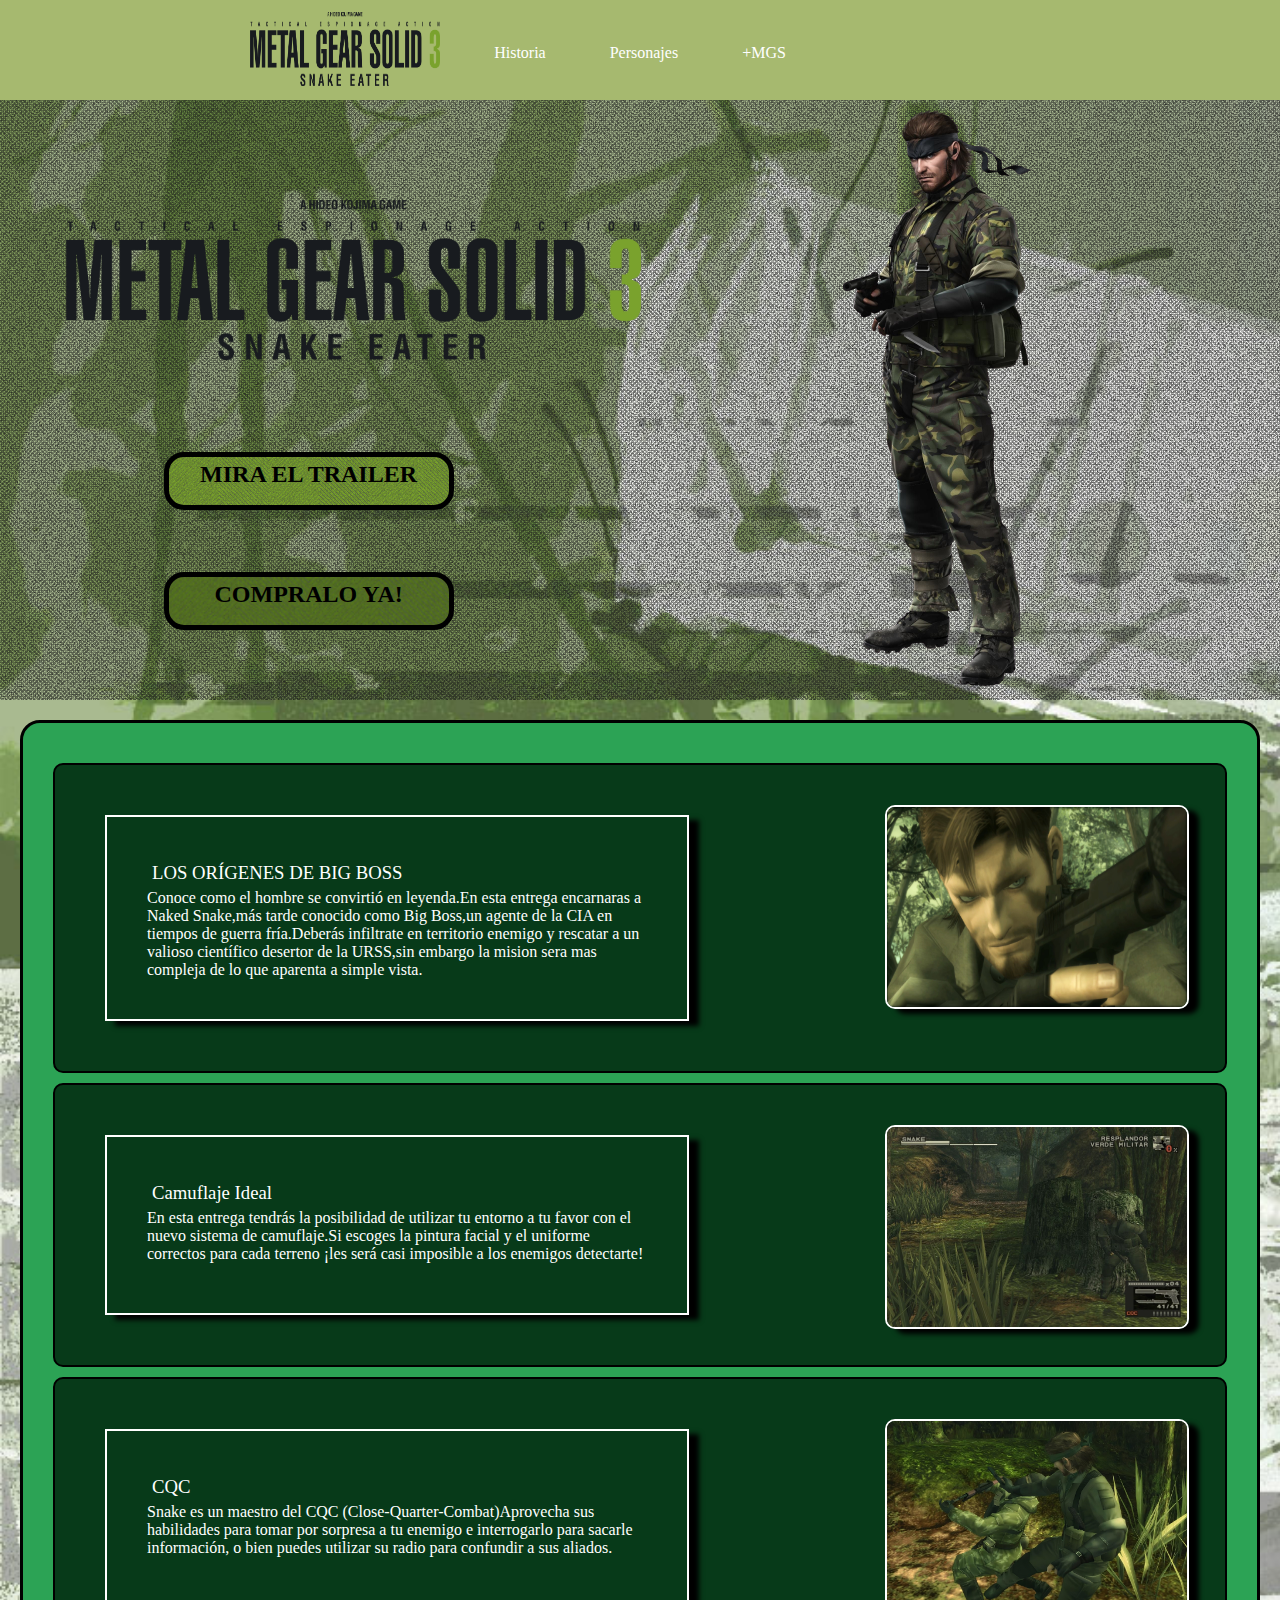
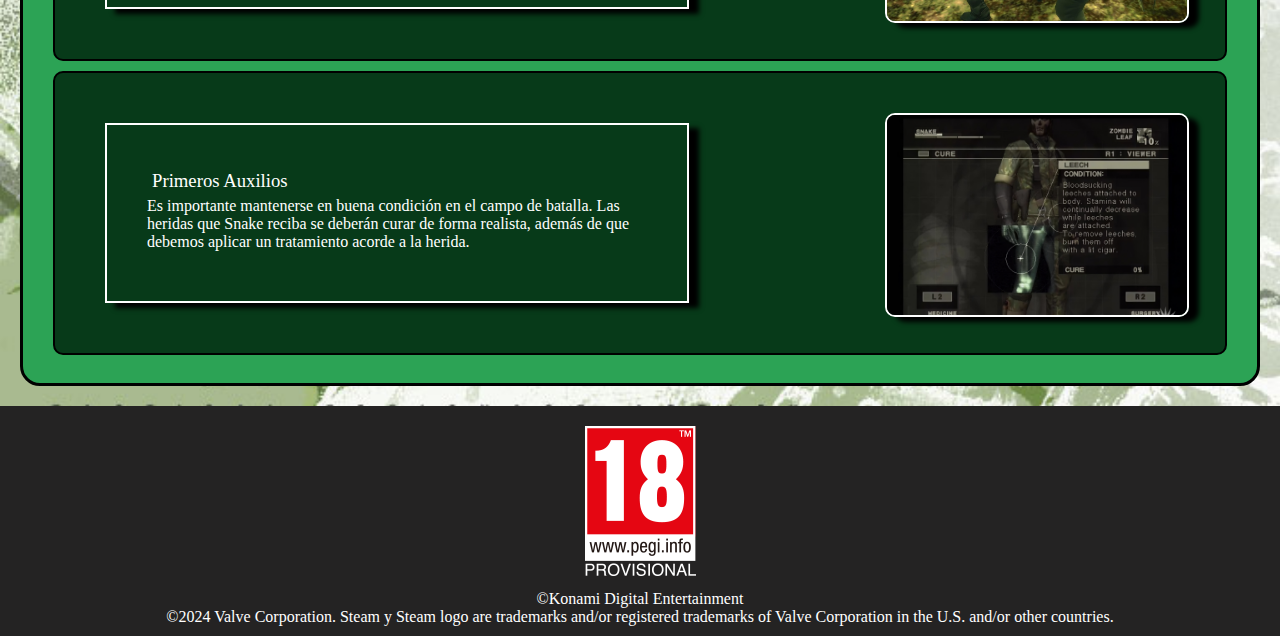
<file: index.html>
<!DOCTYPE html>
<html lang="en">
<head>
    <meta charset="UTF-8">
    <meta name="viewport" content="width=device-width, initial-scale=1.0">
    <title>Metal Gear Solid 3</title>
    <link rel="icon" href="./IMAGENES/ICON.png">
    <link rel="stylesheet" href="./css/styles.css">
    <link rel="preconnect" href="https://fonts.googleapis.com">
<link rel="preconnect" href="https://fonts.gstatic.com" crossorigin>

</head>
<body>
    <header>
        <a href="#"><img src="./IMAGENES/LOGO.png" alt=""></a>
        <nav>
        
            
                
                
                <ul>
                   <li><a href="./Historia.html">Historia</a></li>
                   <li><a href="./Personajes.html">Personajes</a></li>
                   <li><a href="./+MGS.html">+MGS</a></li>
                </ul>
            </nav>
        
    </header>
   <main>
    <section>
        <div class="begin" >
            <div class="Render-Snake">
            <img src="./IMAGENES/Naked_snake_sin_png_xd-removebg.png" alt="">
            </div>
            <div class="Logo2">
            <img src="./IMAGENES/LOGO.png" alt="">
            </div> 
            <a href="https://www.youtube.com/watch?v=cGJ-vqsG4Js" class="BOTON"><h2>MIRA EL TRAILER</h2></a>
             <a href="https://store.steampowered.com/app/2131650/METAL_GEAR_SOLID_3_Snake_Eater__Master_Collection_Version/"><h2 class="BOTON2">COMPRALO YA!</h2></a>  
            </div>  
        </div>
    </section>
    </section>
    <section class="Features">
        <div class="Padre">
            <div class="mini-card">
                <h3 class="bebas-neue-regular">LOS ORÍGENES DE BIG BOSS</h3>
                <p class="bebas-neue-regular">Conoce como el hombre se convirtió en leyenda.En esta entrega encarnaras a Naked Snake,más tarde conocido como Big Boss,un agente de la CIA en tiempos de guerra fría.Deberás infiltrate en territorio enemigo y rescatar a un valioso científico desertor de la URSS,sin embargo la mision sera mas compleja de lo que aparenta a simple vista.</p>
            </div>
            <div class="big-card">
               <img src="./IMAGENES/Gameplay 1.jpg" alt="" class="">
            </div>
        </div>
        <div class="Padre">
            <div class="mini-card">
                <h3 class="bebas-neue-regular">Camuflaje Ideal</h3>
                <p class="bebas-neue-regular">En esta entrega tendrás la posibilidad de utilizar tu entorno a tu favor con el nuevo sistema de camuflaje.Si escoges la pintura facial y el uniforme correctos para cada terreno ¡les será casi imposible a los enemigos detectarte!</p>
            </div>
            <div class="big-card">
               <img src="./IMAGENES/gameplay 2.jpg" alt="" class="">
            </div>
        </div>
        <div class="Padre">
            <div class="mini-card">
                <h3 class="bebas-neue-regular">CQC</h3>
                <p class="bebas-neue-regular">Snake es un maestro del CQC (Close-Quarter-Combat)Aprovecha sus habilidades para tomar por sorpresa a tu enemigo e interrogarlo para sacarle información, o bien puedes utilizar su radio para confundir a sus aliados.</p>
            </div>
            <div class="big-card">
               <img src="./IMAGENES/CQC-transformed.jpeg" alt="" class="">
            </div>
        </div>
        <div class="Padre">
            <div class="mini-card">
                <h3 class="bebas-neue-regular" >Primeros Auxilios</h3>
                <p class="bebas-neue-regular">Es importante mantenerse en buena condición en el campo de batalla. Las heridas que Snake reciba se deberán curar de forma realista, además de que debemos aplicar un tratamiento acorde a la herida.</p>
            </div>
            <div class="big-card">
               <img src="./IMAGENES/CURE-SYSTEM.png" alt="" class="">
            </div>
        </div>
        
    </section >
    
      
<footer>
    <img src="./IMAGENES/footer_pegi.png" alt="">
    <p>
        ©Konami Digital Entertainment
      </p>
      <p>
        ©2024 Valve Corporation. Steam y Steam logo are trademarks and/or registered trademarks of Valve Corporation in the U.S. and/or other countries.
      </p>
</footer>

    
   </main>
   
</body>
</html>
</file>
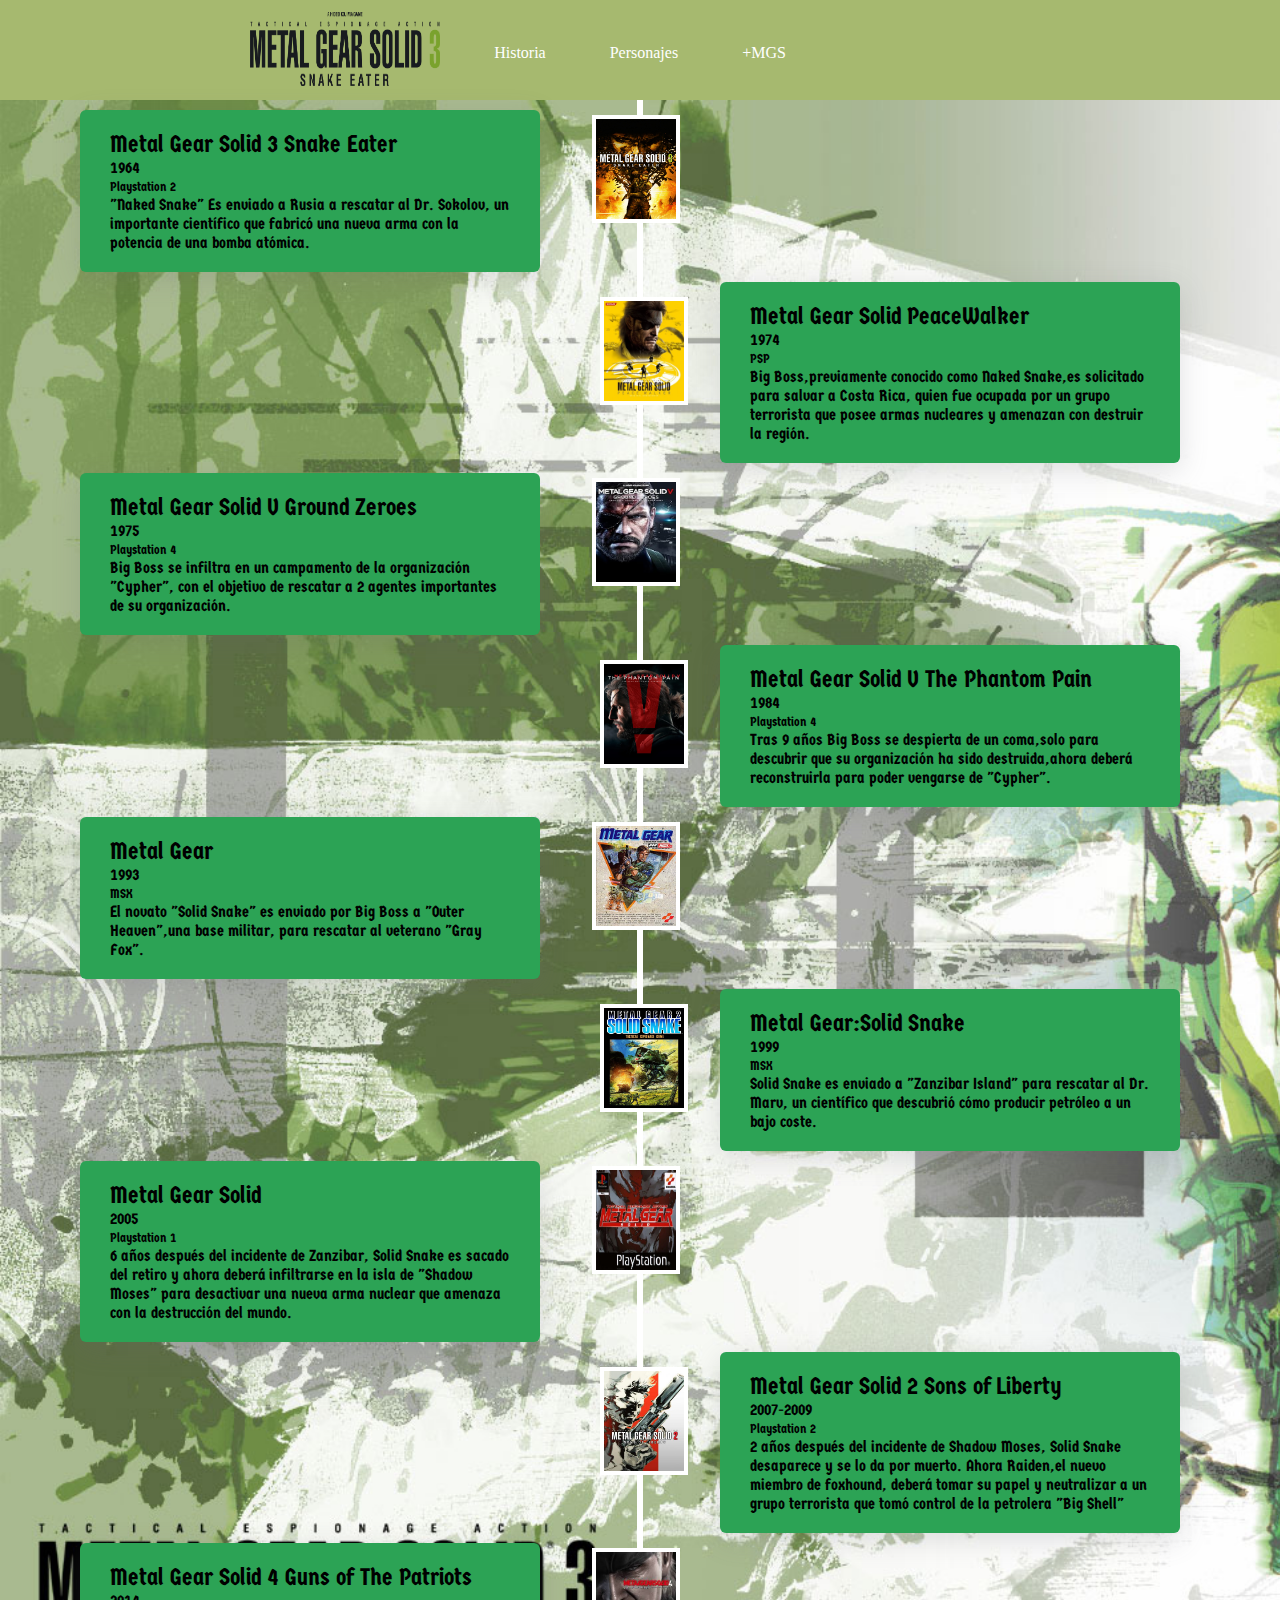
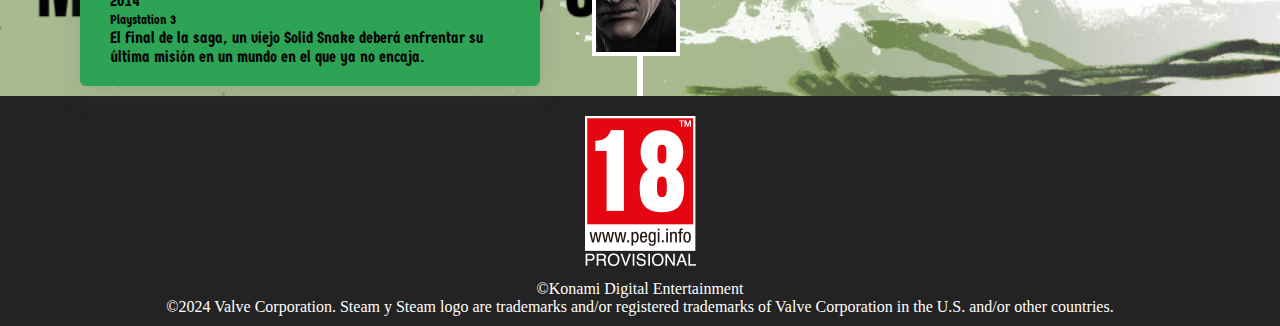
<file: +MGS.html>
<!DOCTYPE html>
<html lang="en">
<head>
    <meta charset="UTF-8">
    <meta name="viewport" content="width=device-width, initial-scale=1.0">
    <link rel="stylesheet" href="./css/styles.css">
    <link rel="preconnect" href="https://fonts.googleapis.com">
<link rel="preconnect" href="https://fonts.gstatic.com" crossorigin>
<link rel="preconnect" href="https://fonts.gstatic.com" crossorigin>
<link rel="preconnect" href="https://fonts.googleapis.com">
<link rel="preconnect" href="https://fonts.gstatic.com" crossorigin>
<link href="https://fonts.googleapis.com/css2?family=Germania+One&display=swap" rel="stylesheet">
<link rel="icon" href="./IMAGENES/ICON.png">
    <title>Metal Gear Solid 3</title>
</head>
<body>
    <header>
        <a href="./index.html"><img src="./IMAGENES/LOGO.png" alt=""></a>
        <nav>
        
            
                
                
                <ul>
                   <li><a href="./Historia.html">Historia</a></li>
                   <li><a href="./Personajes.html">Personajes</a></li>
                   <li><a href="#">+MGS</a></li>
                </ul>
            </nav>
        
    </header>
    <main>
        <section>
            <div class="timeline">
                <div class="container left">
                    <img src="./portadas/MGS3.jpg" alt="">
                    <div class="text-box">
                        <h2 class="germania-one-regular">Metal Gear Solid 3 Snake Eater</h2>
                        <h4 class="germania-one-regular">1964</h4>
                        <small class="germania-one-regular">Playstation 2</small>
                        <p class="germania-one-regular">"Naked Snake" Es enviado a Rusia a rescatar al Dr. Sokolov, un importante científico que fabricó una nueva arma con la potencia de una bomba atómica.</p>
                    </div>
                </div>
                <div class="container right">
                    <img src="./portadas/PW.jpg" alt="">
                    <div class="text-box">
                        <h2 class="germania-one-regular">Metal Gear Solid PeaceWalker</h2>
                        <h4 class="germania-one-regular">1974</h4>
                        <small class="germania-one-regular">PSP</small>
                        <p class="germania-one-regular">Big Boss,previamente conocido como Naked Snake,es solicitado para salvar a Costa Rica, quien fue ocupada por un grupo terrorista que posee armas nucleares y amenazan con destruir la región.</p>
                    </div>
                </div>
                <div class="container left">
                    <img src="./portadas/GZ.jpg" alt="">
                    <div class="text-box">
                        <h2 class="germania-one-regular">Metal Gear Solid V Ground Zeroes</h2>
                        <h4 class="germania-one-regular">1975</h4>
                        <small class="germania-one-regular">Playstation 4</small>
                        <p class="germania-one-regular">Big Boss se infiltra en un campamento de la organización "Cypher", con el objetivo de rescatar a 2 agentes importantes de su organización.</p>
                    </div>
                </div>
                <div class="container right">
                    <img src="./portadas/PP.webp" alt="">
                    <div class="text-box">
                        <h2 class="germania-one-regular">Metal Gear Solid V The Phantom Pain</h2>
                        <h4 class="germania-one-regular">1984</h4>
                        <small class="germania-one-regular">Playstation 4</small>
                        <p class="germania-one-regular">Tras 9 años Big Boss se despierta de un coma,solo para descubrir que su organización ha sido destruida,ahora deberá reconstruirla para poder vengarse de "Cypher".
                        </p>
                    </div>
                </div>
                <div class="container left">
                    <img src="./portadas/Metal_Gear_cover.jpg" alt="">
                    <div class="text-box">
                        <h2 class="germania-one-regular">Metal Gear</h2>
                        <h4 class="germania-one-regular">1993</h4>
                        <small class="germania-one-regular">MSX</small>
                        <p class="germania-one-regular">El novato "Solid Snake" es enviado por Big Boss a "Outer Heaven",una base militar, para rescatar al veterano "Gray Fox".</p>
                    </div>
                </div>
                <div class="container right">
                    <img src="./portadas/MG2-Solid_Snake.webp" alt="">
                    <div class="text-box">
                        <h2 class="germania-one-regular">Metal Gear:Solid Snake</h2>
                        <h4 class="germania-one-regular">1999</h4>
                        <small class="germania-one-regular">MSX</small>
                        <p class="germania-one-regular">Solid Snake es enviado a "Zanzibar Island" para rescatar al Dr. Marv, un científico que descubrió cómo producir petróleo a un bajo coste.</p>
                    </div>
                </div>
                <div class="container left">
                    <img src="./portadas/MGS 1.jpg" alt="">
                    <div class="text-box">
                        <h2 class="germania-one-regular">Metal Gear Solid</h2>
                        <h4 class="germania-one-regular">2005</h4>
                        <small class="germania-one-regular">Playstation 1</small>
                        <p class="germania-one-regular">6 años después del incidente de Zanzibar, Solid Snake es sacado del retiro y ahora deberá infiltrarse en la isla de "Shadow Moses" para desactivar una nueva arma nuclear que amenaza con la destrucción del mundo. </p>
                    </div>
                </div>
                <div class="container right">
                    <img src="./portadas/MGS2.jpg" alt="">
                    <div class="text-box">
                        <h2 class="germania-one-regular">Metal Gear Solid 2 Sons of Liberty</h2>
                        <h4 class="germania-one-regular">2007-2009</h4>
                        <small class="germania-one-regular">Playstation 2</small>
                        <p class="germania-one-regular">2 años después del incidente de Shadow Moses, Solid Snake desaparece y se lo da por muerto. Ahora Raiden,el nuevo miembro de foxhound, deberá tomar su papel y neutralizar a un grupo terrorista que tomó control de la petrolera "Big Shell"</p>
                    </div>
                </div>
                <div class="container left">
                    <img src="./portadas/MGS4.jpeg" alt="">
                    <div class="text-box">
                        <h2 class="germania-one-regular">Metal Gear Solid 4 Guns of The Patriots</h2>
                        <h4 class="germania-one-regular">2014</h4>
                        <small class="germania-one-regular">Playstation 3</small>
                        <p class="germania-one-regular">El final de la saga, un viejo Solid Snake deberá enfrentar su última misión en un mundo en el que ya no encaja.</p>
                    </div>
                </div>
            </div>
            
           
        
        </section>
    </main>
</body>
<footer>
    <img src="./IMAGENES/footer_pegi.png" alt="">
    <p>
        ©Konami Digital Entertainment
      </p>
      <p>
        ©2024 Valve Corporation. Steam y Steam logo are trademarks and/or registered trademarks of Valve Corporation in the U.S. and/or other countries.
      </p>
</footer>
</html>
</file>
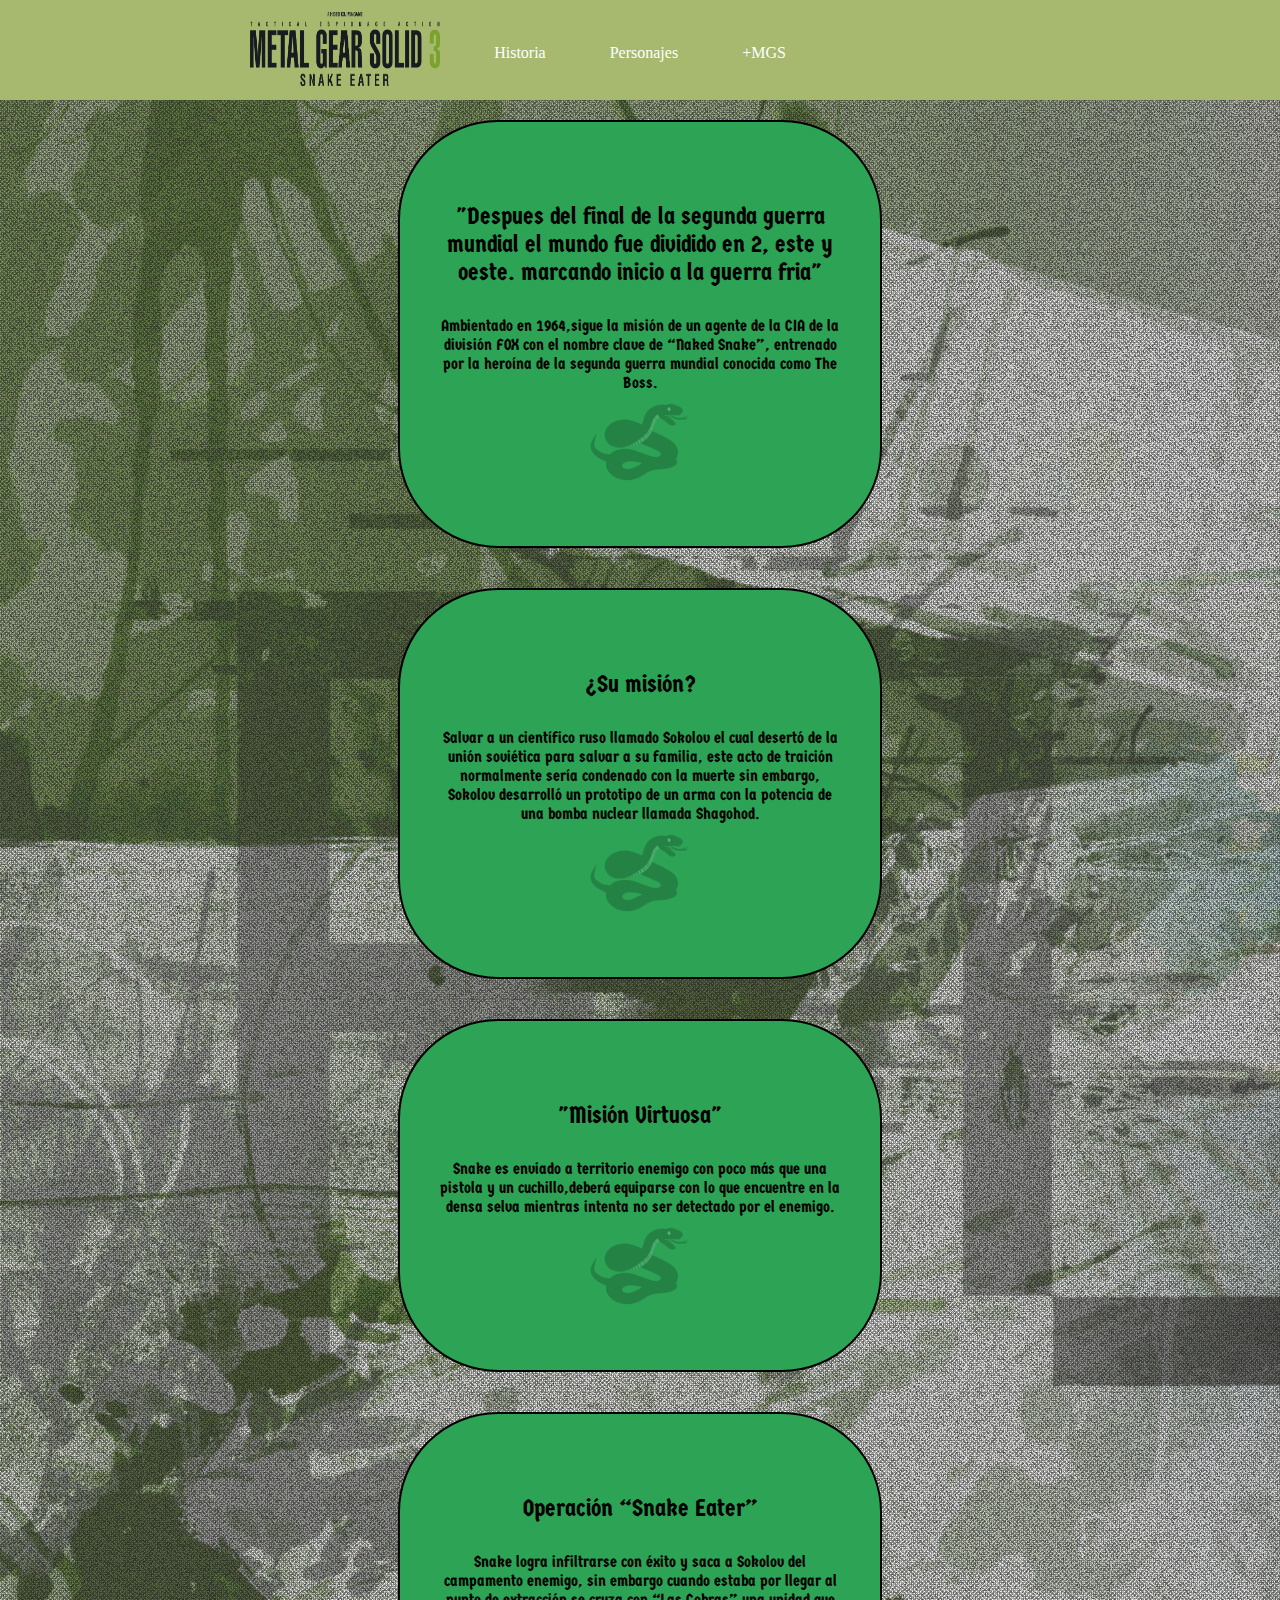
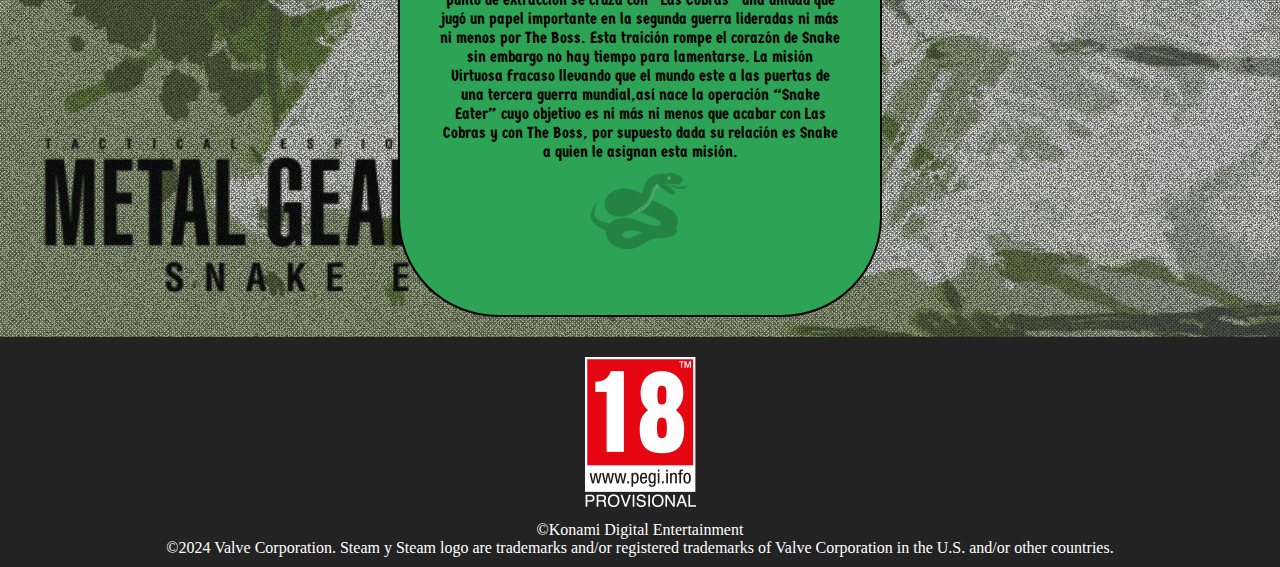
<file: Historia.html>
<!DOCTYPE html>
<html lang="en">
<head>
    <meta charset="UTF-8">
    <meta name="viewport" content="width=device-width, initial-scale=1.0">
    <link rel="stylesheet" href="./css/styles.css">
    <link rel="preconnect" href="https://fonts.googleapis.com">
<link rel="preconnect" href="https://fonts.gstatic.com" crossorigin>
<link rel="preconnect" href="https://fonts.googleapis.com">
<link rel="preconnect" href="https://fonts.gstatic.com" crossorigin>
<link href="https://fonts.googleapis.com/css2?family=Germania+One&display=swap" rel="stylesheet">
<link rel="icon" href="../IMAGENES/ICON.png">
    <title>Metal Gear Solid 3</title>
</head>
<body>
    <header>
        <a href="./index.html"><img src="./IMAGENES/LOGO.png" alt=""></a>
        <nav>
        
            
                
                
                <ul>
                   <li><a href="#">Historia</a></li>
                   <li><a href="./Personajes.html">Personajes</a></li>
                   <li><a href="./+MGS.html">+MGS</a></li>
                </ul>
            </nav>
    </header>
    <main>
        <section class="Shistoria">
        <div class="Historia">
            
            <div class="Historia2">
                
                <h2 class="germania-one-regular">"Despues del final de la segunda guerra mundial el mundo fue dividido en 2, este y oeste.
                    marcando inicio a la guerra fria"
                </h2>
                
                <p class="germania-one-regular">Ambientado en 1964,sigue la misión de un agente de la CIA de la división FOX con el nombre clave de “Naked Snake”, entrenado por la heroína de la segunda guerra mundial conocida como The Boss.</p>
                <img src="./IMAGENES/SERPIENTE.png" alt="">
            </div>
           </div>
            <div class="Historia">
                
            <div class="Historia2">
                <h2 class="germania-one-regular">¿Su misión? 
                </h2>
                <p class="germania-one-regular">Salvar a un científico ruso llamado Sokolov el cual desertó de la unión soviética para salvar a su familia, este acto de traición normalmente sería condenado con la muerte sin embargo, Sokolov desarrolló un prototipo de un arma con la potencia de una bomba nuclear llamada Shagohod.</p>
                <img src="./IMAGENES/SERPIENTE.png" alt="">
            </div>
        </div>
        <div class="Historia"> 
            
            <div class="Historia2">
                <h2 class="germania-one-regular">"Misión Virtuosa"
                </h2>
                <p class="germania-one-regular">Snake es enviado a territorio enemigo con poco más que una pistola y un cuchillo,deberá equiparse con lo que encuentre en la densa selva mientras intenta no ser detectado por el enemigo.</p>
                <img src="./IMAGENES/SERPIENTE.png" alt="">
            </div>
             </div>
             <div class="Historia">
                
            <div class="Historia2">
                <h2 class="germania-one-regular">Operación “Snake Eater”
                </h2>
                <p class="germania-one-regular">Snake logra infiltrarse con éxito y saca a Sokolov del campamento enemigo, sin embargo cuando estaba por llegar al punto de extracción se cruza con “Las Cobras” una unidad que jugó un papel importante en la segunda guerra lideradas ni más ni menos por The Boss. Esta traición rompe el corazón de Snake sin embargo no hay tiempo para lamentarse. La misión Virtuosa fracaso llevando que el mundo este a las puertas de una tercera guerra mundial,así nace la operación “Snake Eater” cuyo objetivo es ni más ni menos que acabar con Las Cobras y con The Boss, por supuesto dada su relación es Snake a quien le asignan esta misión.</p>
                <img src="./IMAGENES/SERPIENTE.png" alt="">
            </div>
        </div>
    </section>
    </main>
    <footer>
        <img src="./IMAGENES/footer_pegi.png" alt="">
        <p>
            ©Konami Digital Entertainment
          </p>
          <p>
            ©2024 Valve Corporation. Steam y Steam logo are trademarks and/or registered trademarks of Valve Corporation in the U.S. and/or other countries.
          </p>
    </footer>
</body>
</html>
</file>
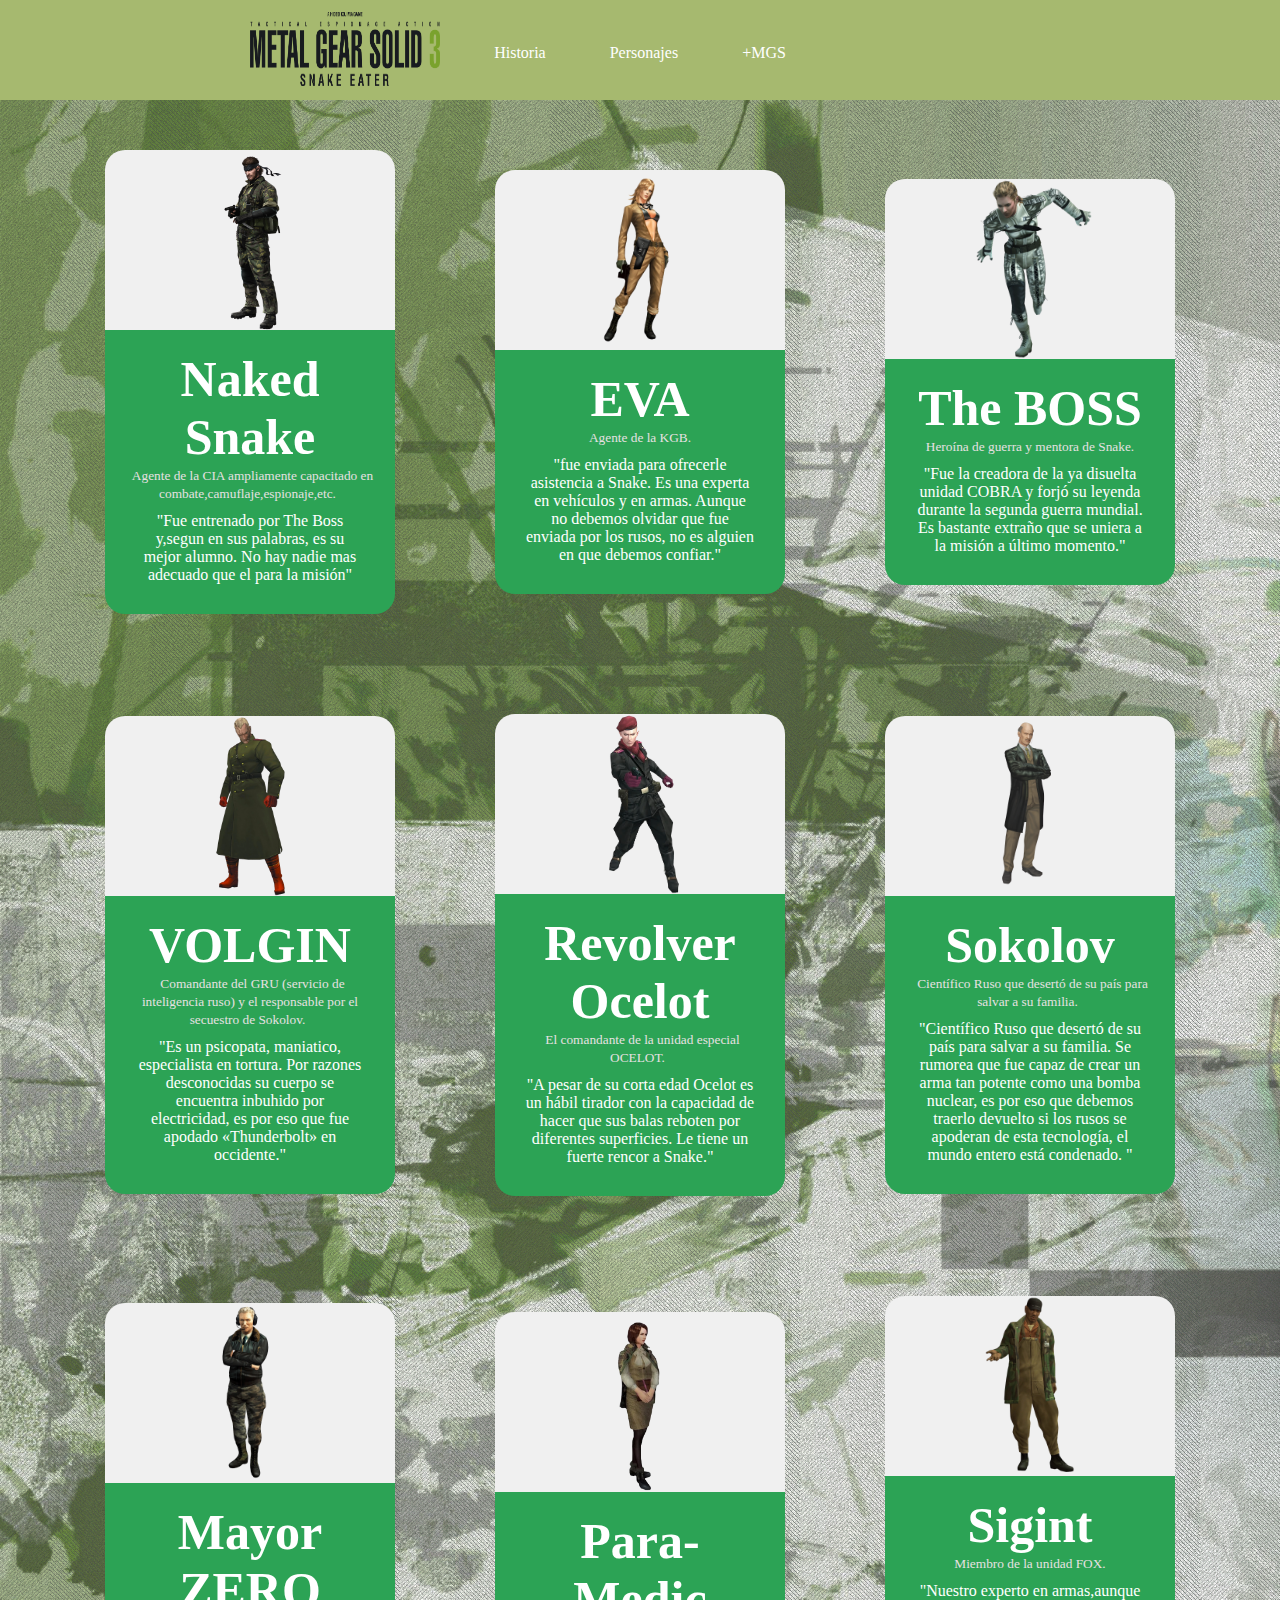
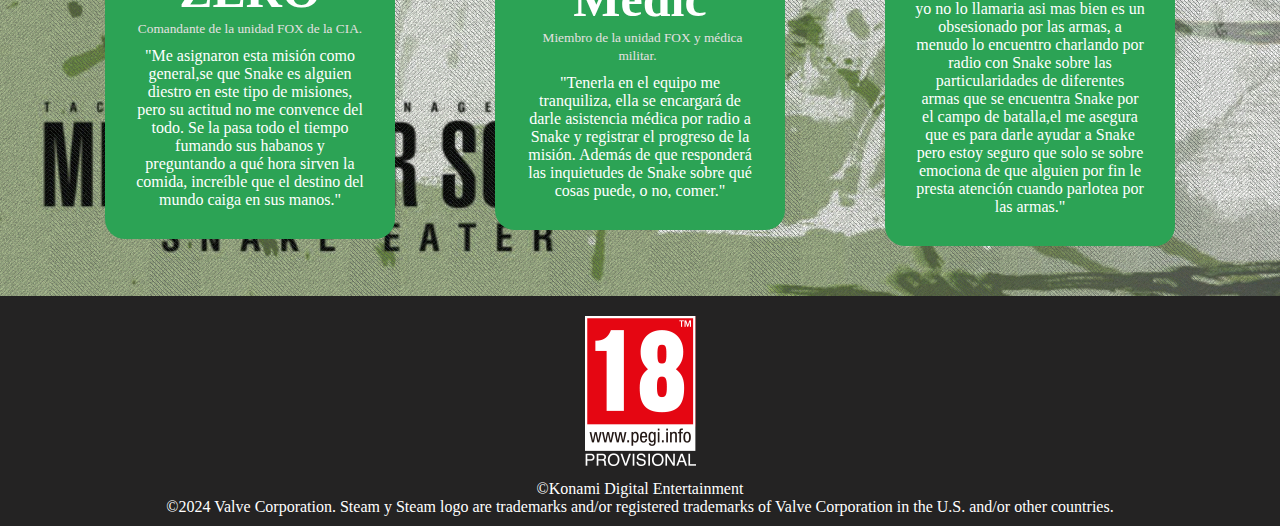
<file: Personajes.html>
<!DOCTYPE html>
<html lang="en">
<head>
    <meta charset="UTF-8">
    <meta name="viewport" content="width=device-width, initial-scale=1.0">
    <title>Metal Gear Solid 3</title>
    <link rel="stylesheet" href="./css/styles.css">
    <link rel="preconnect" href="https://fonts.googleapis.com">
<link rel="preconnect" href="https://fonts.gstatic.com" crossorigin>
<link href="https://fonts.googleapis.com/css2?family=Be+Vietnam+Pro:ital,wght@0,100;0,200;0,300;0,400;0,500;0,600;0,700;0,800;0,900;1,100;1,200;1,300;1,400;1,500;1,600;1,700;1,800;1,900&family=Bebas+Neue&display=swap" rel="stylesheet">
<link rel="preconnect" href="https://fonts.gstatic.com" crossorigin>
<link rel="preconnect" href="https://fonts.gstatic.com" crossorigin>
<link rel="preconnect" href="https://fonts.googleapis.com">
<link rel="preconnect" href="https://fonts.gstatic.com" crossorigin>
<link href="https://fonts.googleapis.com/css2?family=Germania+One&display=swap" rel="stylesheet">
<link rel="icon" href="./IMAGENES/ICON.png">
</head>
<body>
    <header>
        <a href="./index.html"><img src="./IMAGENES/LOGO.png" alt=""></a>
        <nav>
        
            
                
                
                <ul>
                   <li><a href="./Historia.html">Historia</a></li>
                   <li><a href="#">Personajes</a></li>
                   <li><a href="./+MGS.html">+MGS</a></li>
                </ul>
            </nav>
            </nav>
        </div>
    </header>
    <main>
    <div>
        
            
        
       <section>
        <div class="Personajes">
            <div class="Card">
                <div class="Card-imagen">
                <img src="./IMAGENES/Naked_snake_sin_png_xd-removebg.png" alt="">
                </div>
                <div class="Card-body">
                <h2>Naked Snake</h2>
                <small>Agente de la CIA ampliamente capacitado en combate,camuflaje,espionaje,etc.</small>
                <p> "Fue entrenado por The Boss y,segun en sus palabras, es su mejor alumno. No hay nadie mas adecuado que el para la misión"</p>
                </div>
                
            
            
        </div>
        <div class="Card">
            <div class="Card-imagen">
            <img src="./Renders/EVA-SIN.png" alt="">
            </div>
            <div class="Card-body">
            <h2>EVA</h2>
            <small>Agente de la KGB.</small>
            <p> "fue enviada para ofrecerle asistencia a Snake. Es una experta en vehículos y en armas. Aunque no debemos olvidar que fue enviada por los rusos, no es alguien en que debemos confiar."</p>
            </div>
            
        
        
    </div>
    <div class="Card">
        <div class="Card-imagen">
        <img src="./Renders/THE BOSS.png" alt="">
        </div>
        <div class="Card-body">
        <h2>The BOSS</h2>
        <small>Heroína de guerra y mentora de Snake.</small>
        <p> "Fue la creadora de la ya disuelta unidad COBRA y forjó su leyenda durante la segunda guerra mundial. Es bastante extraño que se uniera a la misión a último momento."</p>
        </div>
        
    
    
</div>
<div class="Card">
    <div class="Card-imagen">
    <img src="./Renders/VOLGIN.png" alt="">
    </div>
    <div class="Card-body">
    <h2>VOLGIN</h2>
    <small>Comandante del GRU (servicio de inteligencia ruso) y el responsable por el secuestro de Sokolov.</small>
    <p> "Es un psicopata, maniatico, especialista en tortura. Por razones desconocidas su cuerpo se encuentra inbuhido por electricidad, es por eso que fue apodado «Thunderbolt» en occidente."</p>
    </div>
    


</div>
<div class="Card">
    <div class="Card-imagen">
    <img src="./Renders/Ocelot.png" alt="">
    </div>
    <div class="Card-body">
    <h2>Revolver Ocelot</h2>
    <small>El comandante de la unidad especial OCELOT.</small>
    <p>"A pesar de su corta edad Ocelot es un hábil tirador con la capacidad de hacer que sus balas reboten por diferentes superficies. Le tiene un fuerte rencor a Snake."</p>
    </div>
    


</div>
<div class="Card">
    <div class="Card-imagen">
    <img src="./Renders/Sokolov-SIN.png" alt="">
    </div>
    <div class="Card-body">
    <h2>Sokolov</h2>
    <small>Científico Ruso que desertó de su país para salvar a su familia.</small>
    <p>"Científico Ruso que desertó de su país para salvar a su familia.
        Se rumorea que fue capaz de crear un arma tan potente como una bomba nuclear, es por eso que debemos traerlo devuelto si los rusos se apoderan de esta tecnología, el mundo entero está condenado.
        "</p>
    </div>
    


</div>
<div class="Card">
    <div class="Card-imagen">
    <img src="./Renders/ZERO.png" alt="">
    </div>
    <div class="Card-body">
    <h2>Mayor ZERO</h2>
    <small>Comandante de la unidad FOX de la CIA.</small>
    <p> "Me asignaron esta misión como general,se que Snake es alguien diestro en este tipo de misiones, pero su actitud no me convence del todo. Se la pasa todo el tiempo fumando sus habanos y preguntando a qué hora sirven la comida, increíble que el destino del mundo caiga en sus manos." </p>
    </div>
    


</div>
<div class="Card">
    <div class="Card-imagen">
    <img src="./Renders/Paramedic.png" alt="">
    </div>
    <div class="Card-body">
    <h2>Para-Medic</h2>
    <small>Miembro de la unidad FOX y médica militar.
    </small>
    <p> "Tenerla en el equipo me tranquiliza, ella se encargará de darle asistencia médica por radio a Snake y registrar el progreso de la misión. Además de que responderá las inquietudes de Snake sobre qué cosas puede, o no, comer."</p>
    </div>
    


</div>
<div class="Card">
    <div class="Card-imagen">
    <img src="./Renders/Sigint.png" alt="">
    </div>
    <div class="Card-body">
    <h2>Sigint</h2>
    <small>Miembro de la unidad FOX.</small>
    <p> "Nuestro experto en armas,aunque yo no lo llamaria asi mas bien es un obsesionado por las armas, a menudo lo encuentro charlando por radio con Snake sobre las particularidades de diferentes armas que se encuentra Snake por el campo de batalla,el me asegura que es para darle ayudar a Snake pero estoy seguro que solo se sobre emociona de que alguien por fin le presta atención cuando parlotea por las armas."</p>
    </div>
</section>

</main>
<footer>
    <img src="./IMAGENES/footer_pegi.png" alt="">
    <p>
        ©Konami Digital Entertainment
      </p>
      <p>
        ©2024 Valve Corporation. Steam y Steam logo are trademarks and/or registered trademarks of Valve Corporation in the U.S. and/or other countries.
      </p>
</footer>
</body>
</html>
</file>
<file: css/styles.css>
*{
    margin: 0;
    padding: 0;
}
.bebas-neue-regular {
    font-family: "Bebas Neue", serif;
    font-weight: 400;
    font-style: normal;
    
  }
  .germania-one-regular {
    font-family: "Germania One", system-ui;
    font-weight: 400;
    font-style: normal;
  }
  
  
header{
    background-color: #a6b96f;
    position: relative;
    height: 100px;
}

main{
    background-image: url(/IMAGENES/Fond.jpg);
    background-size: cover;
}


nav{
    position: absolute;
    left: 394px;
    right: 394px;
    bottom: 8px;
    
}

nav a{
    text-decoration: none;
    color: white;
    
    
    
}

nav li{
    display: inline-flex;
    
    justify-content: center;
    align-items: center;
    padding: 15px;
    margin: 15px;
    background-color:#a6b96f
    
}

nav ul{
    text-align: center;
    
}

header img{
    max-width: 100%;
    height: 74px;
    width: 190px;
    position: relative;
    left: 250px;
    top: 12px;
}



nav li:hover{
    position: relative;
    background-color: #bed69e;
    height: max-content;
    width: max-content;
    padding: 20px;
    margin: 10px;
    
    

}

.begin{
    
    background-image: url(../IMAGENES/black-orchid.png);
    
    height: 600px;
    display: flex;
    position: relative;
    

}

.begin img{
    max-width: 100%;
    
}



.Render-Snake img{
    height: 600px;
left: 60%;
padding: 10px;
bottom: 1px;
position:absolute
}


.Logo2 img{
    height: 160px;
    bottom: 300px;
    padding: 40px;
    max-width: 100%;
    max-height: 100%;
    left: 2%;
    position: absolute
}
.BOTON{
    background-color: #7aa32c;
    
    width: 280px;
    height: 40px;
    border: 5px solid ;
    text-align: center;
    position: absolute;
    bottom: 180px;
    left: 12%;
    background-image: url(../IMAGENES/green-fibers.png);
    border-radius: 20px;
    padding: 4px 0px 4px 0px;
    margin: 10px;
    text-decoration: none;
    color: black;
    
}

 .BOTON:hover{
    color: yellowgreen;
 }


.BOTON2{
    background-color: #58791c;
    width: 280px;
    height: 40px;
    border:5px solid; 
    border-radius: 20px;
    text-align: center;
    position: absolute;
    bottom: 10%;
    left: 12%;
    background-image: url(../IMAGENES/green-fibers.png);
    background-size: cover;
    padding: 4px 0px 4px 0px;
    margin: 10px;
    
    text-decoration: none;
    
    color: black;
}

.BOTON2:hover{
    color: yellowgreen;
}
    
.Padre{
    background-color: #073a19;
    display: flex;
    justify-content: space-between;
    padding: 40px;
    margin:10px 0 ;
    border: 2px solid black;
    border-radius: 10px;
}
.Features{
    border: 3px solid;
    border-radius: 20px;
    background-color: #2ca355;
    height: 1200px;
    padding: 30px;
    margin: 60px;
    margin: 20px
    
}



.mini-card{
    
    background-color: #073a19;
    width: 500px;
    border: 2px solid;
    border-color: white;
    text-align: justify;
    box-shadow: 10px 5px 5px black;
    padding: 40px;
    text-align: left;
    margin: 10px;

    
    
    
}



.mini-card p{
    color: white;
}

.mini-card h3{
    color: white;
    margin: 5px;
   
}



.big-card{
    background-color: #052b12;
    width: 300px;
    height: 200px;
    border-radius: 10px;

}


.big-card img{
    width: 100%;
    max-width: 100%;
    max-height: 100%; 
    height: 200px;
    border: 2px solid white;
    box-shadow: 10px 5px 5px black;
    border-radius: 10px;
}


footer{
    background-color: rgb(36, 35, 35);
    text-align: center;
    padding: 10px;
    
}
   

footer p{
    color: white;
}

footer img{
    margin: 10px;
}

.Personajes{
    position: relative;
    display: flex;
    flex-wrap: wrap;
    background-image: url(../IMAGENES/green-fibers.png);
    justify-content: center;
    align-items: center;
   
    
}


.Card{
    position: relative;
    width: 290px;
    margin:50px ;
    display: grid;
    grid-template-columns: 1fr;
    grid-template-rows: 180px 1fr auto;
    
}


.Card-imagen{
    position: relative;
    background-color: #f0f0f0;
    border-top-left-radius: 20px;
    border-top-right-radius: 20px;
    z-index: 2;
    display: flex;
    justify-content: center;
    align-items: center;
    
}

.Card-imagen img{
    max-width: 95%;
    max-height: 100%;
}

.Card-body{
    background-color: #2ca355;
    padding: 20px;
    border-bottom-left-radius: 20px;
    border-bottom-right-radius: 20px;
    text-align: center;
    
}

.Card-body p{
    margin: 10px;
    color: white;
}

.Card-body h2{
    color: white;
    font-size: 50px;
}

.Card-body small{
    color: rgb(230, 225, 225);
    padding: 5px;
}
.color{
    background-color: red;
}

.Historia{
    display: flex;
    background-image: url(../IMAGENES/black-orchid.png);
    justify-content: center;
    text-align: center;
    



}
.Historia2 img{
    max-height: 100%;
    max-width: 100%;
    opacity: 0.2;
    height: 100px;
    
}

.Historia2 {
    padding: 50px 40px;
    background-color: #2ca355;
    margin: 20px;
     border: 2px solid;
    border-radius: 100px;
    
    
    max-height: 500px;
    width: 400px
}


.Historia2 h2{
    padding: 30px 0px;
}


.timeline{
    max-width: 1200px;
    margin: 0 auto;
    
    position: relative;


}
.container{
    
    padding: 10px 40px;
    width: 50% ;
    position: relative;
}

.text-box{
    width: 400px;
    background:#2ca355;
    padding: 20px 30px;
    border-radius: 6px;
    box-shadow: rgba(100, 100,111,0.2) 0px 7px 29px 0;
}
.right{
    left: 50%;
    padding: 0px 80px;
}
.timeline::after{
    content: '';
    position: absolute;
    background: white;
    width: 6px;
    top:0;
    bottom: 0;
    left: 50%;
    margin-left: -3px;
}
.container img{
    position: absolute;
    top:15px;
    right: 40px;
    width: 80px;
    height: 100px;
    border: 4px solid white;
    z-index: 10;
}

.right img{
    left: -40px;
}
@media(max-width:1262px){
    header{
        height: 280px;
    }
    header img{
        left: 80px;
        z-index: 1;
    }
    nav ul{
        display: block;
        
    }
    nav li{
        width: 100px;
    }
    nav{
        top: 70px;
        left: 100px;
    }
    
}
@media (max-width:1090px){
    .timeline::after{
        left: 31px;

    }
    .container{
        width: 100%;
        padding-left: 70px;
        padding-right: 25px;
    }
    .right{
        left: 0;
    }
    .container img, .container.right{
        left: 11px;
    }

    

}
@media(max-width:1021px){
    .Padre{
        background-color: #073a19;
        display: flex;
        
        justify-content: space-between;
        padding: 40px;
        margin:10px 0 ;
        border: 2px solid black;
        border-radius: 10px;
    }
    .Features{
        border: 3px solid;
        border-radius: 20px;
        background-color: #2ca355;
        height: 2500px;
        padding: 30px;
        margin: 60px;
        margin: 20px
        
        
    }
    .big-card{
        background-color: #052b12;
        width: 300px;
        height: 200px;
        border-radius: 10px;
    
    }
    .big-card img{
        width: 100%;
        max-width: 100%;
        max-height: 100%; 
        height: 200px;
        border: 2px solid white;
        
        border-radius: 10px;
    }

    .mini-card{
    
        background-color: #073a19;
        width: 200px;
        border: 2px solid;
        border-color: white;
        text-align: justify;
        box-shadow: 10px 5px 5px black;
        padding: 40px;
        text-align: left;
    
        
        
        
    }

    
footer{
    background-color: rgb(36, 35, 35);
    text-align: center;
    padding: 10px;
    display: flex;
    flex-wrap: wrap;
}
}

@media(max-width:1220px){
    nav li{
        display: block;
    }
}

@media(max-width:738px){
    .Padre{
        background-color: #073a19;
        display: flex;
        flex-wrap: wrap;
        justify-content: space-between;
        padding: 40px;
        margin:10px 0 ;
        border: 2px solid black;
        border-radius: 10px;
        
    }
    .begin{
        
      
        height: 600px;
        display: flex;
        flex-wrap: wrap;
        padding: 10px;
        position: relative;
        
    
    }
    .Render-Snake img{
        left: 40%;
        height: 350px;
        bottom: 42%;
    }

    .Logo2 img{
        height: 100px;
        z-index: 2;
        bottom: 20%;
        left: 20%;
    }
    .BOTON{
        bottom: 3%;
        height: 20px;
    }
    .BOTON2{
        height: 20px;
        bottom: 12%;
    }
}

@media(max-width:554px){
    .text-box{
        width: 300px;
    }
}
@media(max-width:506px){
    .Features{
        border: 3px solid;
        border-radius: 20px;
        background-color: #2ca355;
        height: 2700px;
        padding: 30px;
        margin: 60px;
        margin: 20px
        
        
    } 
    .Logo2 img{
        left: 5%;
    }
    .Render-Snake img{
        left: 30%;
    }
}

@media(max-width:480px){
    .Features{
        background-color: #2ca355;
        height: 3000px;
        padding: 30px;
        margin: 60px;
        margin: 20px
        
    } 
}

@media (max-width:460px){
    .Features{
        border: 3px solid;
        border-radius: 20px;
        background-color: #2ca355;
        height: 2400px;
        padding: 30px;
        margin: 60px;
        margin: 20px
        
    } 
    .mini-card{
    
        background-color: #073a19;
        width: 300px;
        border: 2px solid;
        border-color: white;
        text-align: justify;
        box-shadow: 10px 5px 5px black;
        padding: 40px;
        text-align: center;
        height: 200px;
        overflow: scroll;
    
        
        
        
    }
    .text-box{
        width: 250px;
    }
}

@media (max-width:432px){
.Logo2 img{
    left: 0%;
}
}
@media (max-width:420px){
    .Features{
        border: 3px solid;
        border-radius: 20px;
        background-color: #2ca355;
        height: 2000px;
        padding: 30px;
        margin: 60px;
        margin: 20px
        
    } 
    .big-card img{
        width: 100%;
        max-width: 100%;
        max-height: 100%; 
        height: 100px;
        border: 2px solid white;
        
        border-radius: 10px;
    }
    .big-card{
        background-color: #052b12;
        width: 300px;
        height: 100px;
        border-radius: 10px;
    
    }
    .Card-body{
        background-color: #2ca355;
        padding: 20px;
        border-bottom-left-radius: 20px;
        border-bottom-right-radius: 20px;
        text-align: center;
        
    }
}
@media (max-width:404px){
    .Logo2 img{
        height: 90px;
    }
    .text-box{
        width: 150px;
    }
}
@media (max-width:384px){
    .big-card img{
        
        max-width: 100%;
       
        height: 200px;
        border: 2px solid white;
        
        border-radius: 10px;
    }
}
@media (max-width:368px){
    .Historia2 {
        overflow: scroll;
    }
    .mini-card{
    
        background-color: #073a19;
        width: 300px;
        border: 2px solid;
        border-color: white;
        text-align: justify;
        box-shadow: 10px 5px 5px black;
        padding: 40px;
        text-align: center;
        height: 200px;
        overflow: scroll;
    
        
        
        
    }
    .mini-card p{
        font-size: 15px;
    }
    .Logo2 img{
        height: 80px;
    }
}
</file>
